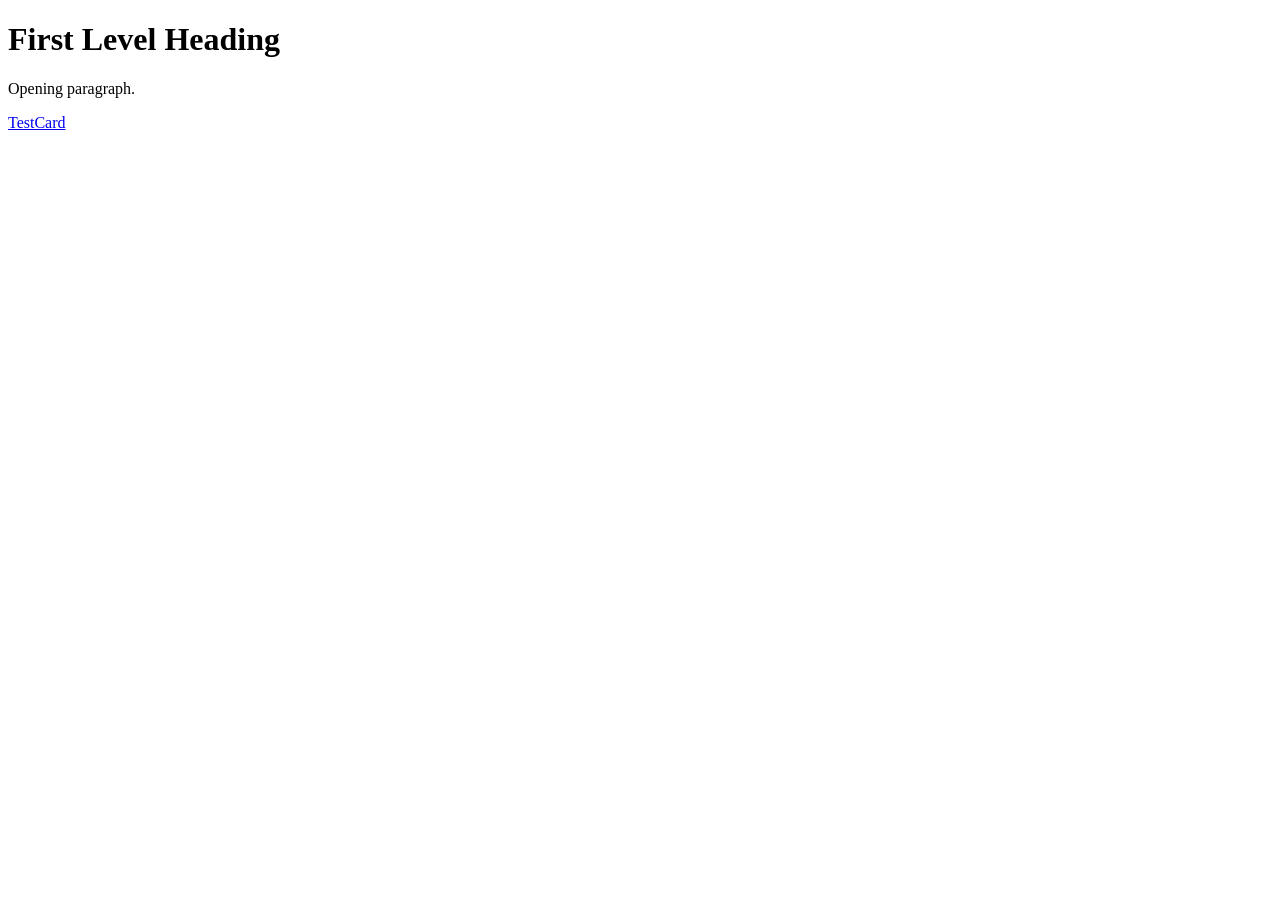
<file: index.html>
<!DOCTYPE html>
<html>
    <head>
        <title>Page Title</title>
    </head>
    <body>
        <h1>First Level Heading</h1>
        <p>Opening paragraph.</p>
        <a href="Week1/hello.html">TestCard</a>
    </body>
</html>
</file>
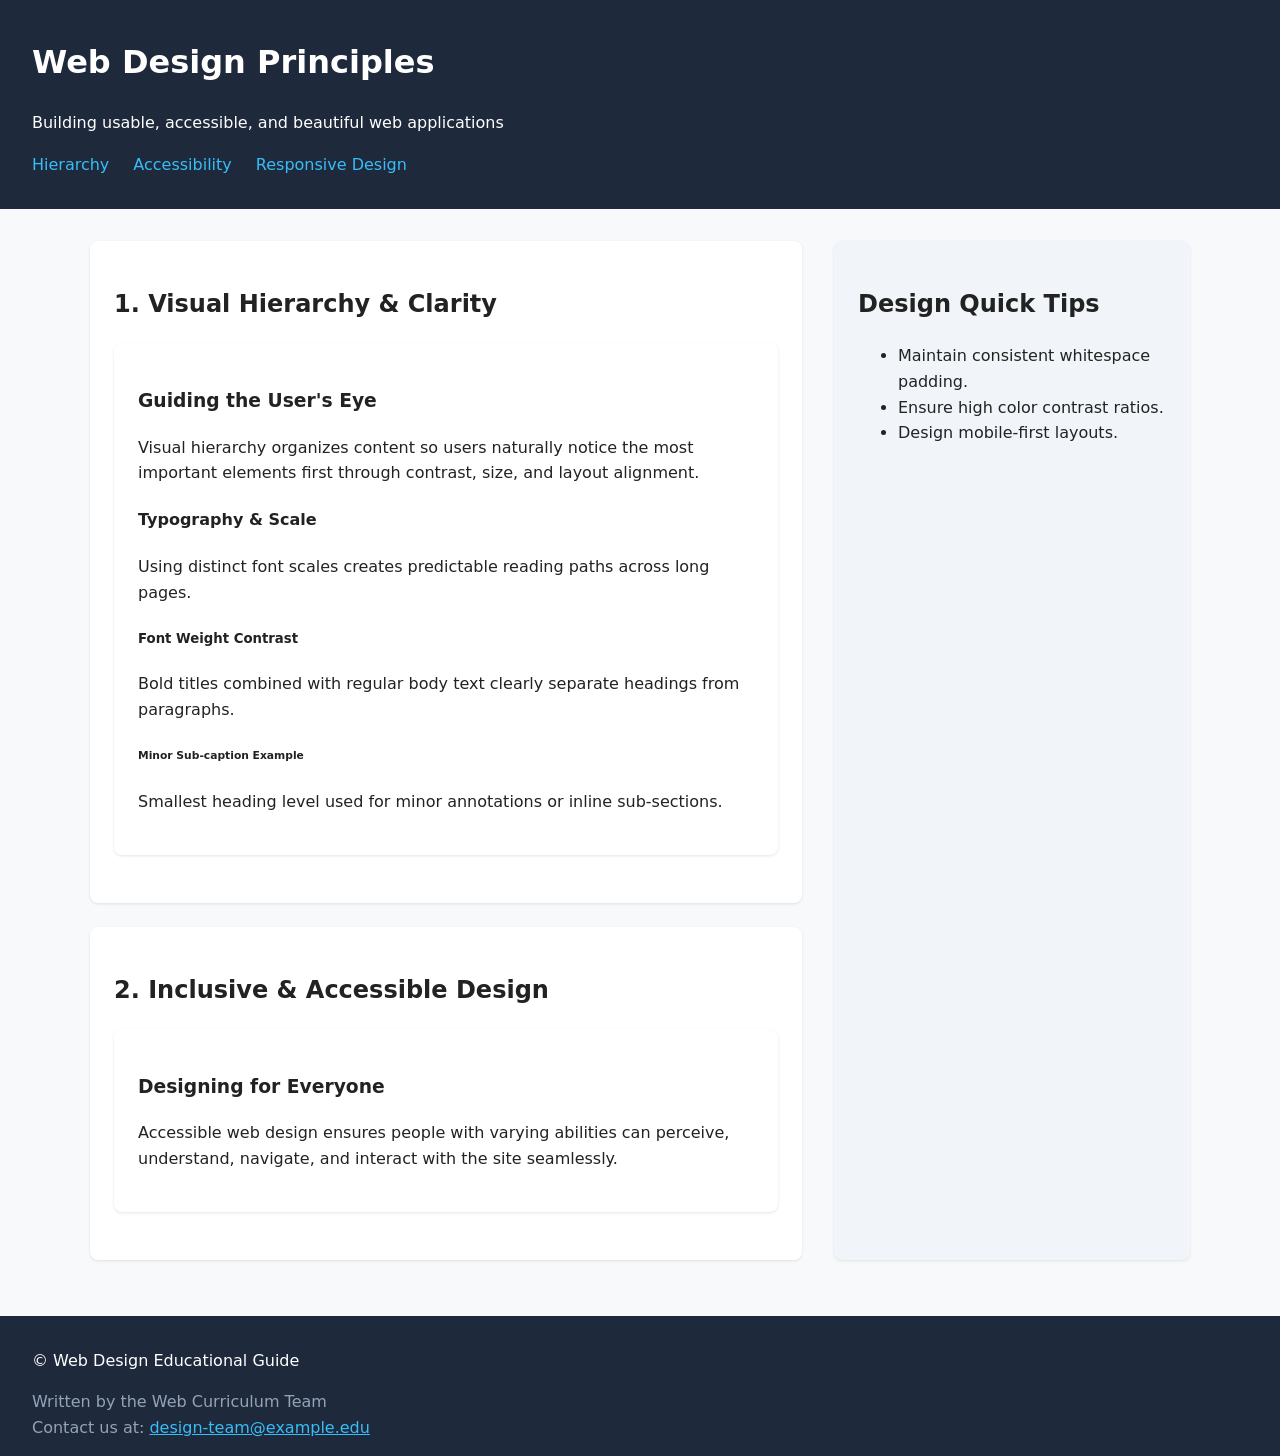
<file: playground/index.html>
<!DOCTYPE html>
<html lang="en">
<head>
  <meta charset="UTF-8">
  <meta name="viewport" content="width=device-width, initial-scale=1.0">
  <title>Essential Web Design Principles</title>
  <style>
    body {
      font-family: system-ui, -apple-system, sans-serif;
      line-height: 1.6;
      margin: 0;
      color: #222;
      background-color: #f8f9fa;
    }
    header, footer {
      background-color: #1e293b;
      color: #fff;
      padding: 1rem 2rem;
    }
    nav ul {
      list-style: none;
      padding: 0;
      display: flex;
      gap: 1.5rem;
    }
    nav a {
      color: #38bdf8;
      text-decoration: none;
    }
    main {
      display: grid;
      grid-template-columns: 2fr 1fr;
      gap: 2rem;
      max-width: 1100px;
      margin: 2rem auto;
      padding: 0 1rem;
    }
    section, article, aside {
      background: #fff;
      padding: 1.5rem;
      border-radius: 8px;
      box-shadow: 0 1px 3px rgba(0,0,0,0.1);
      margin-bottom: 1.5rem;
    }
    aside {
      background-color: #f1f5f9;
    }
    address {
      font-style: normal;
      color: #94a3b8;
    }
  </style>
</head>

<!-- 1. <body>: Contains the visible structure and content of the page -->
<body>

  <!-- 2. <header>: Introductory content at the top of the page -->
  <header>
    <!-- 3. <hgroup>: Groups a primary heading with a secondary title or tagline -->
    <hgroup>
      <!-- 4. <h1>: Top-level primary document heading -->
      <h1>Web Design Principles</h1>
      <p>Building usable, accessible, and beautiful web applications</p>
    </hgroup>

    <!-- 5. <nav>: Major navigation links section -->
    <nav aria-label="Main Navigation">
      <ul>
        <li><a href="#visual-hierarchy">Hierarchy</a></li>
        <li><a href="#accessibility">Accessibility</a></li>
        <li><a href="#responsiveness">Responsive Design</a></li>
      </ul>
    </nav>
  </header>

  <!-- 6. <main>: Main dominant content region of the body -->
  <main>

    <!-- Primary content column -->
    <div>
      <!-- 7. <section>: Structural section grouping related articles or content -->
      <section id="visual-hierarchy">
        <!-- 8. <h2>: Second-level heading -->
        <h2>1. Visual Hierarchy & Clarity</h2>

        <!-- 9. <article>: Self-contained topic or article -->
        <article>
          <!-- 10. <h3>: Third-level heading -->
          <h3>Guiding the User's Eye</h3>
          <p>Visual hierarchy organizes content so users naturally notice the most important elements first through contrast, size, and layout alignment.</p>
          
          <!-- 11. <h4>: Fourth-level heading -->
          <h4>Typography & Scale</h4>
          <p>Using distinct font scales creates predictable reading paths across long pages.</p>
          
          <!-- 12. <h5>: Fifth-level heading -->
          <h5>Font Weight Contrast</h5>
          <p>Bold titles combined with regular body text clearly separate headings from paragraphs.</p>
          
          <!-- 13. <h6>: Sixth-level heading -->
          <h6>Minor Sub-caption Example</h6>
          <p>Smallest heading level used for minor annotations or inline sub-sections.</p>
        </article>
      </section>

      <section id="accessibility">
        <h2>2. Inclusive & Accessible Design</h2>
        <article>
          <h3>Designing for Everyone</h3>
          <p>Accessible web design ensures people with varying abilities can perceive, understand, navigate, and interact with the site seamlessly.</p>
        </article>
      </section>
    </div>

    <!-- 14. <aside>: Related sidebar content tangential to main topic -->
    <aside>
      <h2>Design Quick Tips</h2>
      <ul>
        <li>Maintain consistent whitespace padding.</li>
        <li>Ensure high color contrast ratios.</li>
        <li>Design mobile-first layouts.</li>
      </ul>
    </aside>

  </main>

  <!-- 15. <footer>: Footer region containing metadata or contact details -->
  <footer>
    <p>&copy; Web Design Educational Guide</p>
    
    <!-- 16. <address>: Contact information for the author or page owner -->
    <address>
      Written by the Web Curriculum Team<br>
      Contact us at: <a href="mailto:design-team@example.edu" style="color: #38bdf8;">design-team@example.edu</a>
    </address>
  </footer>

</body>
</html>
</file>
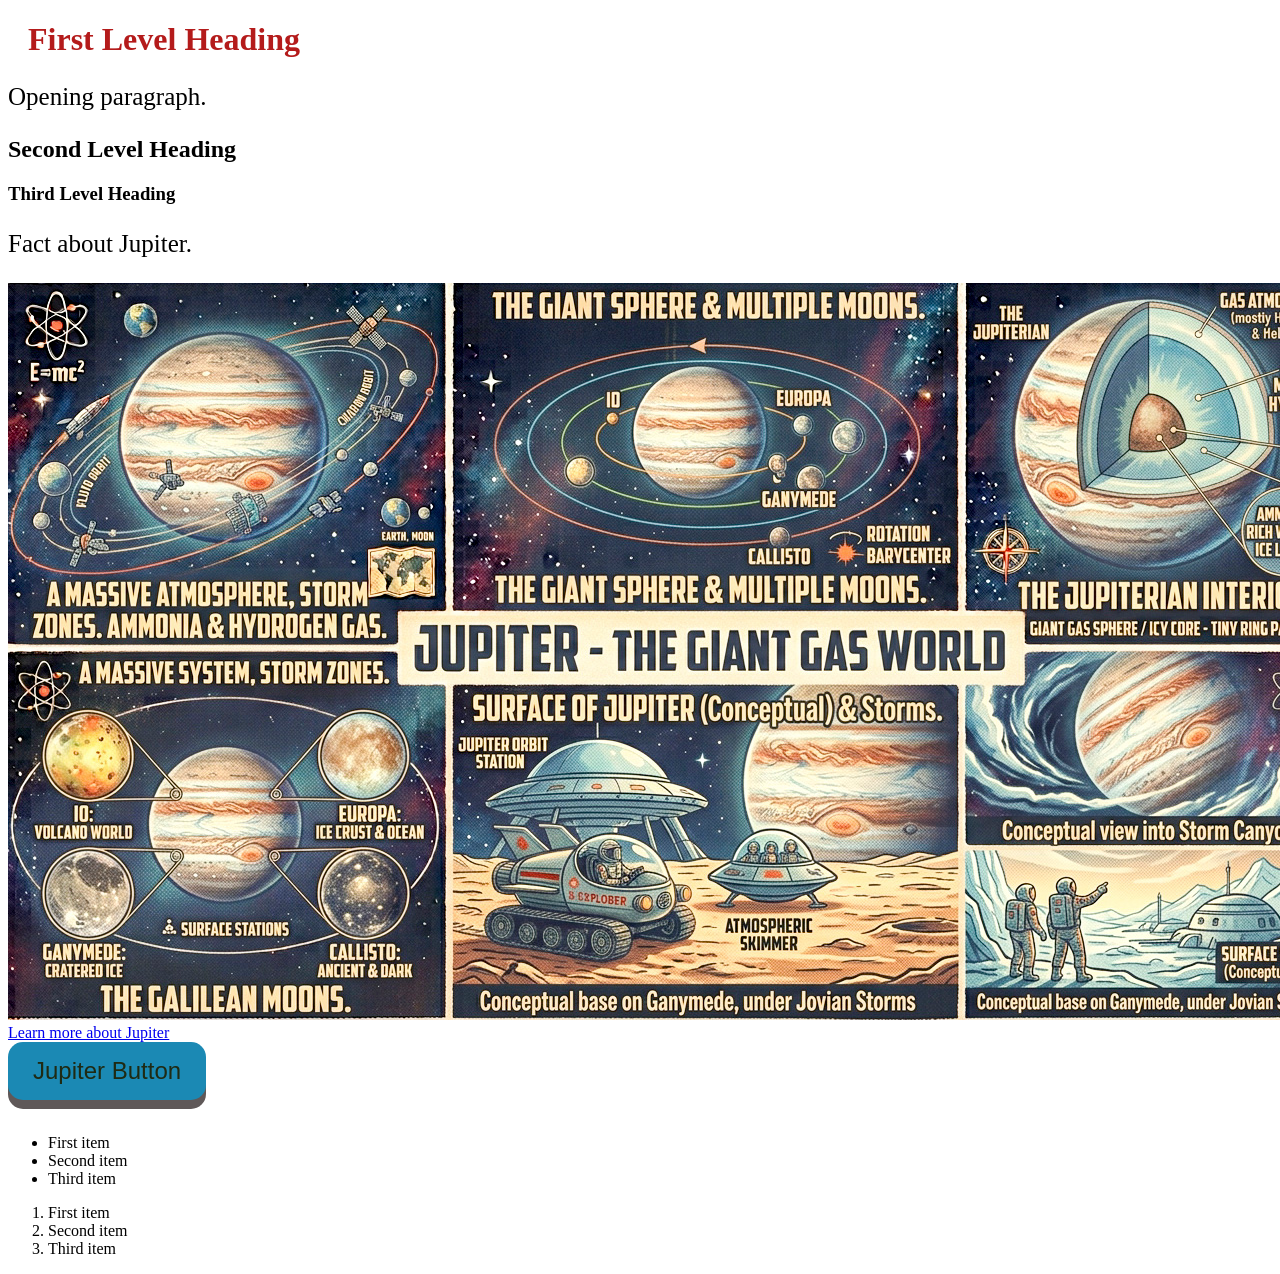
<file: Week2/public/index.html>
<!DOCTYPE html>
<html>
    <head>
        <title>Page Title</title>
        <link rel="stylesheet" type="text/css" href="CSS/style.css">
        <script type="text/javascript" src="JS/main.js"></script>
    </head>
    <body>
        <h1>First Level Heading</h1>
        <p>Opening paragraph.</p>
        <h2>Second Level Heading</h2>
        <h3>Third Level Heading</h3>


        <p>Fact about Jupiter.</p>
        <img src="assets/jupiter.jpeg" alt="Jupiter" width="1328" height="737">
        <a href="https://en.wikipedia.org/wiki/Jupiter" target="_blank">Learn more about Jupiter</a>
        <br>

        <div class="buttons">
            <button onclick = "myFunction()">Jupiter Button</button>
        </div>
        
        <br>

        <ul>
            <li>First item</li>
            <li>Second item</li>
            <li>Third item</li>
        </ul>

        <ol>
            <li>First item</li>
            <li>Second item</li>
            <li>Third item</li>
        </ol>

    </body>
</html>
</file>
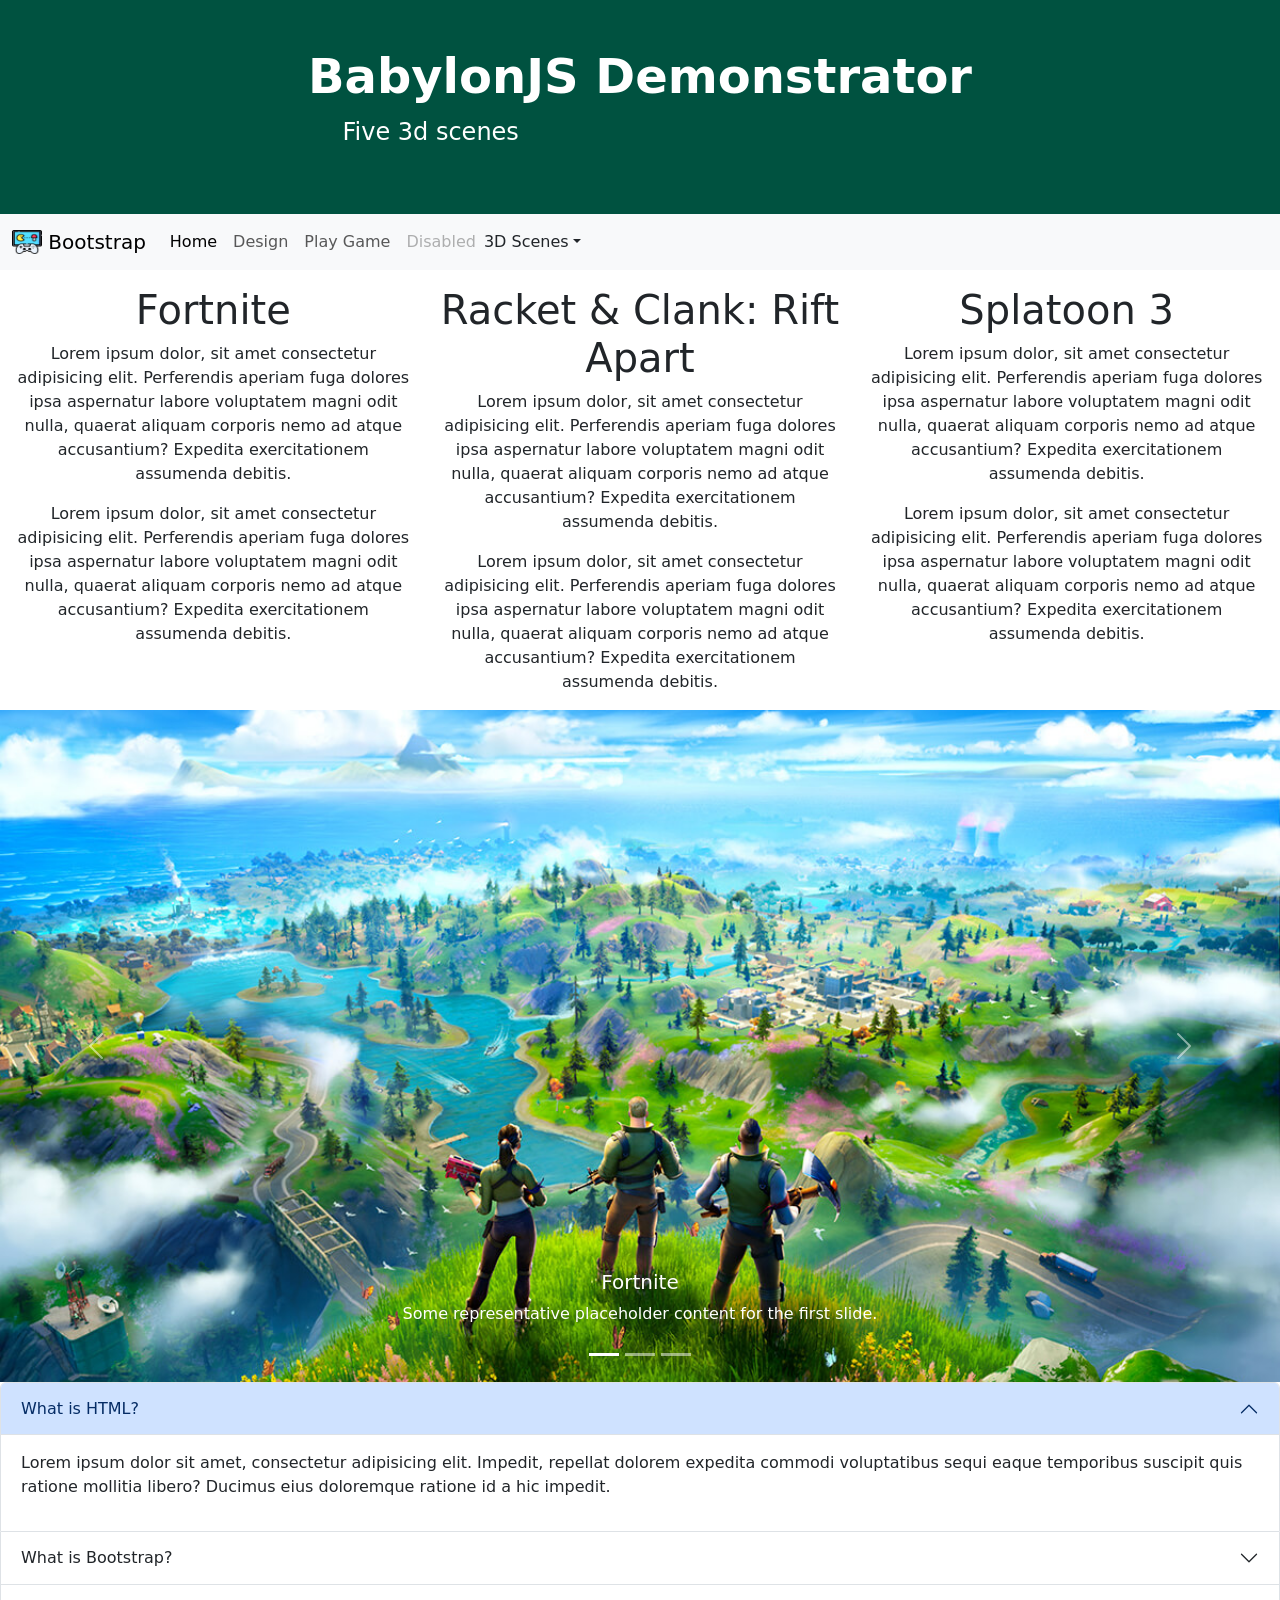
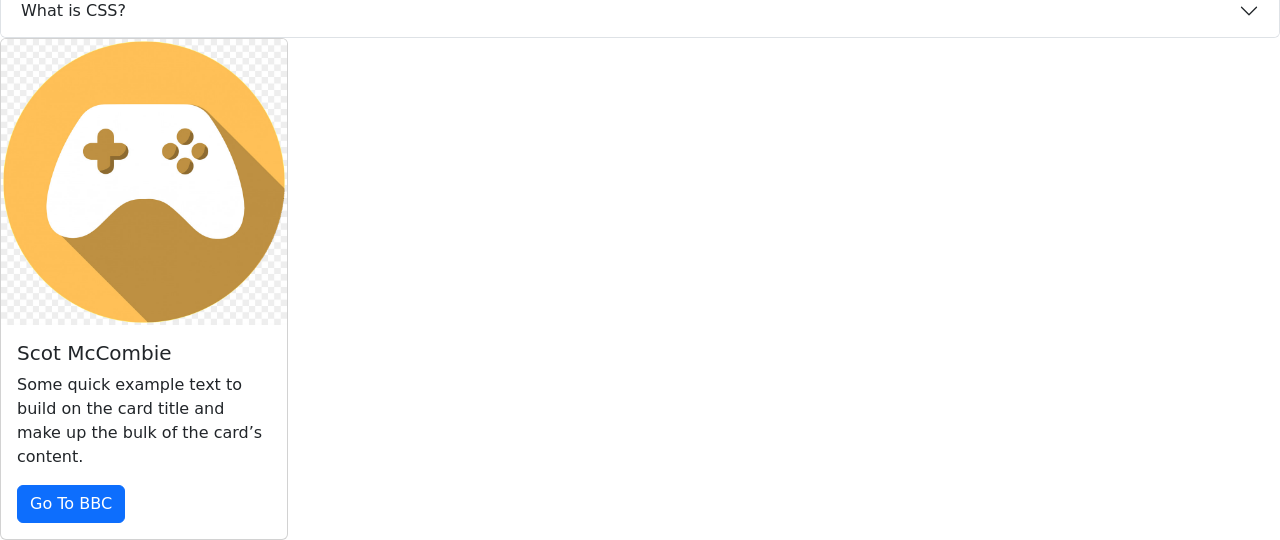
<file: Week3/public/index.html>
<!DOCTYPE html>
<html lang="en">
    <head>
        <meta charset="UTF-8">
        <meta name="viewport" content="width=device-width, initial-scale=1.0">
        <title>Bootstrap</title>
        
        <link href="https://cdn.jsdelivr.net/npm/bootstrap@5.3.8/dist/css/bootstrap.min.css" rel="stylesheet" integrity="sha384-sRIl4kxILFvY47J16cr9ZwB07vP4J8+LH7qKQnuqkuIAvNWLzeN8tE5YBujZqJLB" crossorigin="anonymous">
        <script src="https://cdn.jsdelivr.net/npm/bootstrap@5.3.8/dist/js/bootstrap.bundle.min.js" integrity="sha384-FKyoEForCGlyvwx9Hj09JcYn3nv7wiPVlz7YYwJrWVcXK/BmnVDxM+D2scQbITxI" crossorigin="anonymous"></script>
    </head>
    <body>
        <div class="container-fluid py-5 text-start text-sm-center" style="background-color: hsl(167, 100%, 16%); color: hsl(0, 0%, 100%);">
            <h1 class="display-5 fw-bold">BabylonJS Demonstrator</h1>
            <p class="col-md-8 fs-4">Five 3d scenes</p>
        </div>

        <div>
            <nav class="navbar bg-body-tertiary navbar-expand-lg">
                <div class="container-fluid">
                    <a class="navbar-brand" href="#">
                    <img src="assets/images/icon.png" alt="Logo" width="30" height="24" class="d-inline-block align-text-top">
                    Bootstrap
                    </a>
                    <button class="navbar-toggler" type="button" data-bs-toggle="collapse" data-bs-target="#navbarNavAltMarkup" aria-controls="navbarNavAltMarkup" aria-expanded="false" aria-label="Toggle navigation">
                    <span class="navbar-toggler-icon"></span>
                    </button>
                    <div class="collapse navbar-collapse" id="navbarNavAltMarkup">
                        <div class="navbar-nav">
                            <a class="nav-link active" aria-current="page" href="#">Home</a>
                            <a class="nav-link" href="#">Design</a>
                            <a class="nav-link" href="#">Play Game</a>
                            <a class="nav-link disabled" aria-disabled="true">Disabled</a>
                        </div>

                        <span class="nav-item dropdown">
                            <a href="" class="nav-link dropdown-toggle" href="#" role="button" data-bs-toggle="dropdown" aria-expanded="false">3D Scenes</a>
                            <ul class="dropdown-menu">
                                <li><a class="dropdown-item" href="element1/index.html">Element1</a></li>
                                <li><a class="dropdown-item" href="element2/index.html">Element2</a></li>
                                <li><a class="dropdown-item" href="element3/index.html">Element3</a></li>
                                <li><a class="dropdown-item" href="element4/index.html">Element4</a></li>
                                <li><hr class="dropdown-divider"></li>
                                <li><a class="dropdown-item" href="element5/index.html">Element5</a></li>
                            </ul>
                        </span>
                    </div>
                </div>
            </nav>

            <div class="container-fluid mt-3 text-start text-sm-center">
                <div class="row">
                    <div class="col-sm-4">
                        <h1>Fortnite</h1>
                        <p>
                            Lorem ipsum dolor, sit amet consectetur adipisicing elit. 
                            Perferendis aperiam fuga dolores ipsa aspernatur labore 
                            voluptatem magni odit nulla, quaerat aliquam corporis nemo 
                            ad atque accusantium? Expedita exercitationem assumenda debitis.
                        </p>
                        <p>
                            Lorem ipsum dolor, sit amet consectetur adipisicing elit. 
                            Perferendis aperiam fuga dolores ipsa aspernatur labore 
                            voluptatem magni odit nulla, quaerat aliquam corporis nemo 
                            ad atque accusantium? Expedita exercitationem assumenda debitis.
                        </p>
                    </div>
                    <div class="col-sm-4">
                        <h1>Racket & Clank: Rift Apart</h1>
                        <p>
                            Lorem ipsum dolor, sit amet consectetur adipisicing elit. 
                            Perferendis aperiam fuga dolores ipsa aspernatur labore 
                            voluptatem magni odit nulla, quaerat aliquam corporis nemo 
                            ad atque accusantium? Expedita exercitationem assumenda debitis.
                        </p>
                        <p>
                            Lorem ipsum dolor, sit amet consectetur adipisicing elit. 
                            Perferendis aperiam fuga dolores ipsa aspernatur labore 
                            voluptatem magni odit nulla, quaerat aliquam corporis nemo 
                            ad atque accusantium? Expedita exercitationem assumenda debitis.
                        </p>
                    </div>
                    <div class="col-sm-4">
                        <h1>Splatoon 3</h1>
                        <p>
                            Lorem ipsum dolor, sit amet consectetur adipisicing elit. 
                            Perferendis aperiam fuga dolores ipsa aspernatur labore 
                            voluptatem magni odit nulla, quaerat aliquam corporis nemo 
                            ad atque accusantium? Expedita exercitationem assumenda debitis.
                        </p>
                        <p>
                            Lorem ipsum dolor, sit amet consectetur adipisicing elit. 
                            Perferendis aperiam fuga dolores ipsa aspernatur labore 
                            voluptatem magni odit nulla, quaerat aliquam corporis nemo 
                            ad atque accusantium? Expedita exercitationem assumenda debitis.
                        </p>
                    </div>
                </div>
            </div>

            <div id="carouselExampleCaptions" class="carousel slide">
                <div class="carousel-indicators">
                    <button type="button" data-bs-target="#carouselExampleCaptions" data-bs-slide-to="0" class="active" aria-current="true" aria-label="Slide 1"></button>
                    <button type="button" data-bs-target="#carouselExampleCaptions" data-bs-slide-to="1" aria-label="Slide 2"></button>
                    <button type="button" data-bs-target="#carouselExampleCaptions" data-bs-slide-to="2" aria-label="Slide 3"></button>
                </div>
                <div class="carousel-inner">
                    <div class="carousel-item active">
                    <img src="assets/images/fortnite.jpg" class="d-block w-100" alt="Fortnite">
                    <div class="carousel-caption d-none d-md-block">
                        <h5>Fortnite</h5>
                        <p>Some representative placeholder content for the first slide.</p>
                    </div>
                    </div>
                    <div class="carousel-item">
                    <img src="assets/images/ratchetandclank.jpg" class="d-block w-100" alt="Ratchet & Clank">
                    <div class="carousel-caption d-none d-md-block">
                        <h5>Racket & Clank: Rift Apart</h5>
                        <p>Some representative placeholder content for the second slide.</p>
                    </div>
                    </div>
                    <div class="carousel-item">
                    <img src="assets/images/splatoon3.jpg" class="d-block w-100" alt="Splatoon">
                    <div class="carousel-caption d-none d-md-block">
                        <h5>Splatoon 3</h5>
                        <p>Some representative placeholder content for the third slide.</p>
                    </div>
                    </div>
                </div>
                <button class="carousel-control-prev" type="button" data-bs-target="#carouselExampleCaptions" data-bs-slide="prev">
                    <span class="carousel-control-prev-icon" aria-hidden="true"></span>
                    <span class="visually-hidden">Previous</span>
                </button>
                <button class="carousel-control-next" type="button" data-bs-target="#carouselExampleCaptions" data-bs-slide="next">
                    <span class="carousel-control-next-icon" aria-hidden="true"></span>
                    <span class="visually-hidden">Next</span>
                </button>
            </div>

            <div class="accordion" id="accordionExample">
                <div class="accordion-item">
                    <h2 class="accordion-header">
                    <button class="accordion-button" type="button" data-bs-toggle="collapse" data-bs-target="#collapseOne" aria-expanded="true" aria-controls="collapseOne">
                        What is HTML?
                    </button>
                    </h2>
                    <div id="collapseOne" class="accordion-collapse collapse show" data-bs-parent="#accordionExample">
                        <div class="accordion-body">
                            <p>Lorem ipsum dolor sit amet, consectetur adipisicing elit. Impedit, repellat dolorem expedita commodi voluptatibus sequi eaque temporibus suscipit quis ratione mollitia libero? Ducimus eius doloremque ratione id a hic impedit.</p>
                        </div>
                    </div>
                </div>
                <div class="accordion-item">
                    <h2 class="accordion-header">
                    <button class="accordion-button collapsed" type="button" data-bs-toggle="collapse" data-bs-target="#collapseTwo" aria-expanded="false" aria-controls="collapseTwo">
                        What is Bootstrap?
                    </button>
                    </h2>
                    <div id="collapseTwo" class="accordion-collapse collapse" data-bs-parent="#accordionExample">
                        <div class="accordion-body">
                            <p>Lorem ipsum dolor sit amet, consectetur adipisicing elit. Impedit, repellat dolorem expedita commodi voluptatibus sequi eaque temporibus suscipit quis ratione mollitia libero? Ducimus eius doloremque ratione id a hic impedit.</p>
                        </div>
                    </div>
                </div>
                <div class="accordion-item">
                    <h2 class="accordion-header">
                    <button class="accordion-button collapsed" type="button" data-bs-toggle="collapse" data-bs-target="#collapseThree" aria-expanded="false" aria-controls="collapseThree">
                        What is CSS?
                    </button>
                    </h2>
                    <div id="collapseThree" class="accordion-collapse collapse" data-bs-parent="#accordionExample">
                        <div class="accordion-body">
                            <p>Lorem ipsum dolor sit amet, consectetur adipisicing elit. Impedit, repellat dolorem expedita commodi voluptatibus sequi eaque temporibus suscipit quis ratione mollitia libero? Ducimus eius doloremque ratione id a hic impedit.</p>
                        </div>
                    </div>
                </div>
            </div>


            <div class="card" style="width: 18rem;">
                <img src="assets/images/icon.jpg" class="card-img-top" alt="My profile pick">
                <div class="card-body">
                    <h5 class="card-title">Scot McCombie</h5>
                    <p class="card-text">Some quick example text to build on the card title and make up the bulk of the card’s content.</p>
                    <a href="https://bbc.co.uk" class="btn btn-primary">Go To BBC</a>
                </div>
            </div>
        </div>
    </body>
</html>
</file>
<file: Week2/public/CSS/style.css>
h1 {
  color: #b41b1b;
  margin-left: 20px;
}

p {
  font-size: 25px;
}

button {
    display: inline-block;
    padding: 15px 25px;
    font-size: 24px;
    cursor: pointer;
    text-align: center;
    outline: none;
    color: rgb(31,42,19);
    background-color: #1b89b4;
    border: none;
    border-radius: 15px;
    box-shadow: 0 9px #5f5858;
}

button:hover {
    background-color: rgb(31,42,35)
}

button:active {
  background-color: rgb(28,68,35);
  box-shadow: 0 5px #393535;
  transform: translateY(4px);
}
</file>
